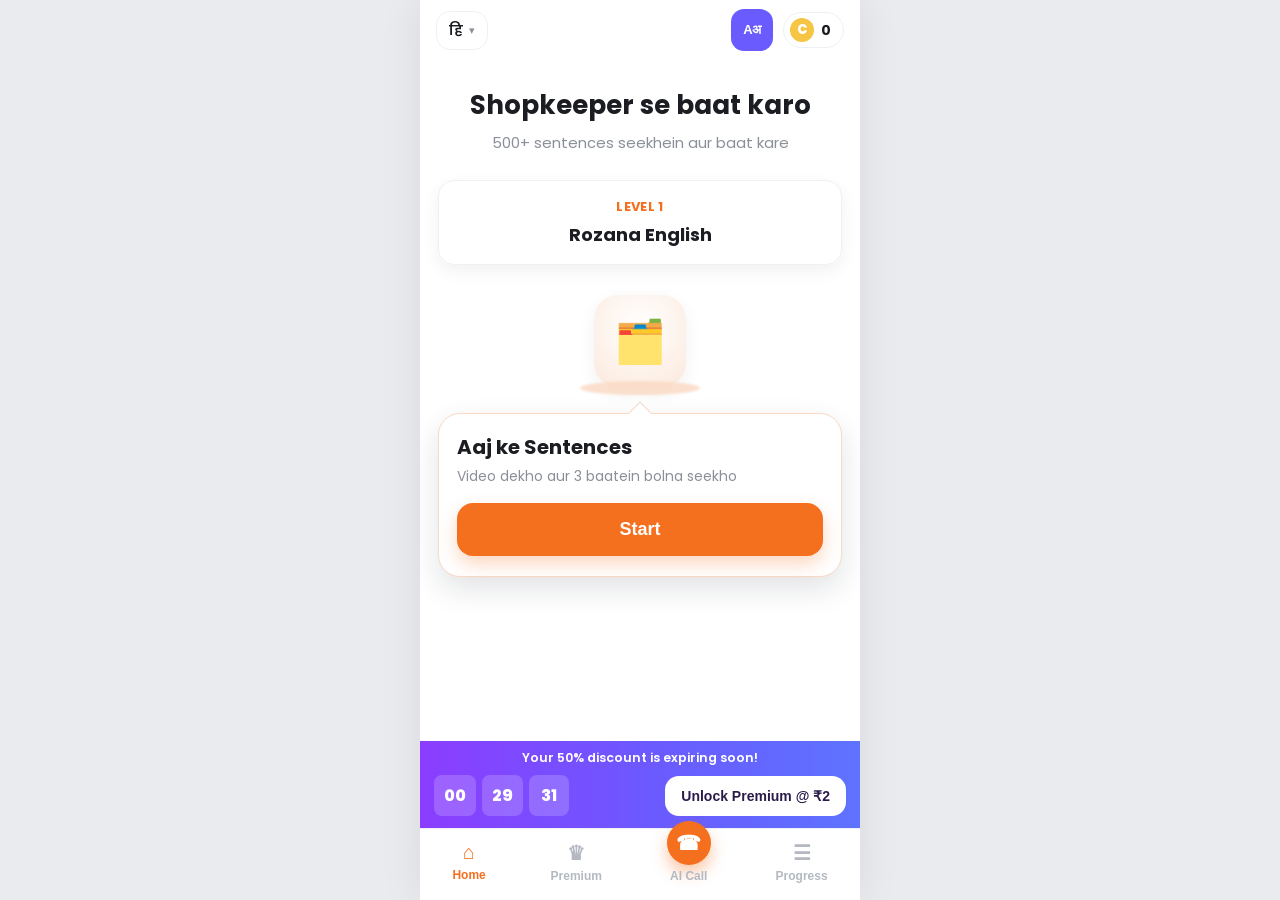
<file: index.html>
<!DOCTYPE html>
<html lang="en">
<head>
  <meta charset="UTF-8" />
  <title>SpeakX · Beginner Flow</title>
  <meta http-equiv="refresh" content="0; url=./speakx_beginner_flow/" />
  <link rel="canonical" href="./speakx_beginner_flow/" />
</head>
<body>
  <p>Redirecting to the app… <a href="./speakx_beginner_flow/">Open SpeakX Beginner Flow</a></p>
  <script>location.replace("./speakx_beginner_flow/");</script>
</body>
</html>
</file>
<file: speakx_beginner_flow/css/styles.css>
/* ============================================================
   SpeakX — Beginner Learning Flow
   Design tokens mirror the EXISTING app (do not change branding,
   colors, typography, spacing, card/button styling, nav, etc.)
   ============================================================ */

:root {
  /* Brand */
  --primary: #F4701E;          /* SpeakX orange (Start button, active nav) */
  --primary-strong: #E25E12;
  --primary-soft: #FFF1E8;     /* light orange surface */

  /* Surfaces */
  --bg: #FFFFFF;
  --bg-muted: #F6F7F9;         /* list background */
  --card: #FFFFFF;
  --border: #EEF0F3;
  --shadow-card: 0 6px 18px rgba(17, 24, 39, 0.06);
  --shadow-pop: 0 12px 30px rgba(17, 24, 39, 0.12);

  /* Text */
  --text: #1B1D22;
  --text-muted: #8A8F98;
  --text-faint: #B4B9C1;

  /* Accents reused from existing UI */
  --purple-grad: linear-gradient(90deg, #8B3DFF 0%, #6A5BFF 55%, #5E73FF 100%);
  --coin: #F6C544;
  --coin-soft: #FDF3D6;
  --chevron: var(--primary);

  /* Geometry / spacing system */
  --radius-sm: 12px;
  --radius: 16px;
  --radius-lg: 22px;
  --gap: 16px;
  --pad: 18px;

  --app-max: 440px;            /* phone width */
  --header-h: 60px;
  --nav-h: 72px;
}

* { box-sizing: border-box; -webkit-tap-highlight-color: transparent; }

html, body {
  margin: 0;
  height: 100%;
  background: #E9EBEF;
  font-family: "Poppins", system-ui, -apple-system, "Segoe UI", Roboto, sans-serif;
  color: var(--text);
}

/* Phone shell so the prototype reads like the real app on any screen */
.app {
  position: relative;
  width: 100%;
  max-width: var(--app-max);
  min-height: 100dvh;
  margin: 0 auto;
  background: var(--bg);
  display: flex;
  flex-direction: column;
  overflow: hidden;
  box-shadow: 0 0 40px rgba(0,0,0,0.08);
}

/* ---------- Generic header ---------- */
.appbar {
  height: var(--header-h);
  flex: 0 0 var(--header-h);
  display: flex;
  align-items: center;
  gap: 10px;
  padding: 0 16px;
  background: var(--bg);
}

.lang-pill {
  display: inline-flex; align-items: center; gap: 6px;
  padding: 8px 12px;
  border: 1px solid var(--border);
  border-radius: 14px;
  font-weight: 600; font-size: 14px;
  background: #fff;
}
.lang-pill .chev { color: var(--text-muted); font-size: 11px; }

.icon-btn {
  width: 40px; height: 40px;
  display: inline-flex; align-items: center; justify-content: center;
  border-radius: 12px;
  border: 1px solid var(--border);
  background: #fff;
  cursor: pointer;
}
.translate-pill {
  width: 42px; height: 42px;
  border-radius: 13px;
  display: inline-flex; align-items: center; justify-content: center;
  background: #6A5BFF; color: #fff; font-weight: 700; font-size: 13px;
  letter-spacing: -0.5px;
  border: none; cursor: pointer;
}
.coin-pill {
  display: inline-flex; align-items: center; gap: 7px;
  padding: 5px 12px 5px 6px;
  border-radius: 20px;
  border: 1px solid var(--border);
  background: #fff; font-weight: 700; font-size: 14px;
}
.coin-pill .coin {
  width: 24px; height: 24px; border-radius: 50%;
  background: var(--coin); color: #fff;
  display: inline-flex; align-items: center; justify-content: center;
  font-size: 13px; font-weight: 800;
}
.spacer { flex: 1; }

/* ---------- Scroll body ---------- */
.screen-body {
  flex: 1 1 auto;
  overflow-y: auto;
  -webkit-overflow-scrolling: touch;
}

/* ============================================================
   SCREEN 1 — HOME
   ============================================================ */
.home-hero { text-align: center; padding: 8px 24px 4px; }
.home-hero h1 { font-size: 26px; font-weight: 700; margin: 18px 0 6px; }
.home-hero p { color: var(--text-muted); font-size: 15px; margin: 0; }

.hero-cards-emoji { font-size: 56px; line-height: 1; margin-top: 6px; }

.level-box {
  margin: 22px 18px 0;
  border: 1px solid var(--border);
  border-radius: var(--radius);
  padding: 16px;
  text-align: center;
  box-shadow: var(--shadow-card);
}
.level-box .lvl { color: var(--primary); font-weight: 700; font-size: 13px; letter-spacing: .3px; }
.level-box .lvl-name { font-weight: 700; font-size: 18px; margin-top: 4px; }

/* Lesson node + popup card (mirrors existing "Vocabulary" popover) */
.lesson-node { margin-top: 30px; display: flex; flex-direction: column; align-items: center; }
.node-icon {
  width: 92px; height: 92px; border-radius: 24px;
  background: radial-gradient(circle at 50% 35%, #fff 0%, #FBE9DC 100%);
  display: flex; align-items: center; justify-content: center;
  font-size: 42px;
  box-shadow: var(--shadow-card);
}
.node-base {
  width: 120px; height: 14px; border-radius: 50%;
  background: #FAD9C2; margin-top: -6px; filter: blur(1px); opacity: .8;
}

.lesson-pop {
  position: relative;
  margin: 18px 18px 0;
  background: #fff;
  border: 1.5px solid #FAD9C2;
  border-radius: var(--radius-lg);
  padding: 18px 18px 20px;
  box-shadow: var(--shadow-pop);
}
.lesson-pop::before {
  content: "";
  position: absolute; top: -9px; left: 50%; transform: translateX(-50%) rotate(45deg);
  width: 16px; height: 16px; background: #fff;
  border-left: 1.5px solid #FAD9C2; border-top: 1.5px solid #FAD9C2;
}
.lesson-pop h3 { margin: 0; font-size: 20px; font-weight: 700; }
.lesson-pop .sub { margin: 4px 0 16px; color: var(--text-muted); font-size: 14px; }

.btn-start {
  position: relative;
  width: 100%;
  border: none;
  background: var(--primary);
  color: #fff;
  font-weight: 700; font-size: 18px;
  padding: 16px;
  border-radius: 16px;
  cursor: pointer;
  box-shadow: 0 8px 18px rgba(244,112,30,.28);
}
.btn-start:active { background: var(--primary-strong); transform: translateY(1px); }

.gift-pill {
  position: absolute; right: 10px; top: 50%; transform: translateY(-50%);
  display: inline-flex; align-items: center; gap: 6px;
  background: #2A1B4A; color: #fff;
  padding: 9px 14px; border-radius: 22px;
  font-size: 13px; font-weight: 600;
  pointer-events: none;
}

/* ============================================================
   SCREEN 2 — SITUATION LEARNING
   ============================================================ */
.lesson-appbar {
  height: var(--header-h); flex: 0 0 var(--header-h);
  display: flex; align-items: center; gap: 12px; padding: 0 14px;
}
.close-btn {
  width: 34px; height: 34px; border: none; background: transparent;
  font-size: 22px; cursor: pointer; color: var(--text); line-height: 1;
}
.progress-track {
  flex: 1; height: 8px; border-radius: 6px; background: #EDEFF2; overflow: hidden;
}
.progress-fill {
  height: 100%; width: 0%; border-radius: 6px;
  background: var(--primary); transition: width .35s ease;
}

/* Media (video placeholder area, ~38% screen height) */
.lesson-media {
  position: relative;
  margin: 6px 16px 0;
  height: 38vh; max-height: 360px; min-height: 220px;
  border-radius: var(--radius-lg);
  overflow: hidden;
  background: #11131A;
  box-shadow: var(--shadow-card);
}
.lesson-media video {
  width: 100%; height: 100%; object-fit: cover; display: block;
}
.media-badge {
  position: absolute; top: 12px; left: 12px;
  background: rgba(0,0,0,.55); color:#fff; backdrop-filter: blur(4px);
  font-size: 12px; font-weight: 600; padding: 6px 12px; border-radius: 20px;
}
.sound-toggle {
  position: absolute; bottom: 12px; right: 12px;
  width: 42px; height: 42px; border-radius: 50%;
  border: none; cursor: pointer;
  background: rgba(0,0,0,.55); color:#fff; backdrop-filter: blur(4px);
  font-size: 18px; display: inline-flex; align-items: center; justify-content: center;
}

/* Lesson context */
.lesson-section { padding: 18px 18px 4px; }
.lesson-section .eyebrow { color: var(--text-muted); font-size: 14px; font-weight: 600; margin: 0 0 8px; }
.context-line {
  display: flex; align-items: center; gap: 10px;
  font-size: 19px; font-weight: 700; color: var(--text); margin: 0;
}
.context-line .emoji { font-size: 24px; }

/* Progress label */
.progress-row {
  display: flex; align-items: center; justify-content: space-between;
  padding: 18px 18px 10px;
}
.progress-row .label { font-weight: 700; font-size: 15px; }
.progress-row .count { color: var(--primary); font-weight: 700; font-size: 15px; }

/* Task list */
.task-list { padding: 0 16px 24px; background: var(--bg-muted); margin-top: 4px; padding-top: 14px; }
.task-card {
  display: flex; align-items: center; gap: 14px;
  background: #fff; border: 1px solid var(--border);
  border-radius: var(--radius); padding: 16px;
  margin-bottom: 14px; cursor: pointer;
  box-shadow: var(--shadow-card);
  transition: transform .12s ease, box-shadow .12s ease;
}
.task-card:active { transform: scale(.99); }
.task-card.done { background: #FBFCFE; }
.task-icon {
  width: 48px; height: 48px; flex: 0 0 48px;
  border-radius: 14px; background: var(--primary-soft);
  display: inline-flex; align-items: center; justify-content: center;
  font-size: 24px;
}
.task-title { flex: 1; font-size: 16.5px; font-weight: 600; color: var(--text); }
.task-right { display: inline-flex; align-items: center; }
.task-check {
  width: 24px; height: 24px; border-radius: 50%;
  background: var(--primary); color:#fff;
  display: none; align-items: center; justify-content: center; font-size: 14px;
}
.task-card.done .task-check { display: inline-flex; }
.task-card.done .chevron { display: none; }
.chevron { color: var(--chevron); font-size: 22px; font-weight: 700; line-height: 1; }

/* ============================================================
   PREMIUM BANNER (existing component — unchanged styling)
   ============================================================ */
.premium-banner {
  background: var(--purple-grad);
  color: #fff;
  padding: 8px 14px 12px;
}
.premium-banner .pb-top { text-align: center; font-size: 12.5px; font-weight: 600; margin-bottom: 8px; }
.premium-banner .pb-row { display: flex; align-items: center; justify-content: space-between; gap: 12px; }
.timer { display: flex; gap: 6px; }
.timer .seg {
  background: rgba(255,255,255,.18); border-radius: 8px;
  padding: 8px 10px; font-weight: 800; font-size: 16px; min-width: 40px; text-align: center;
}
.unlock-btn {
  background: #fff; color: #2A1B4A; border: none;
  font-weight: 700; font-size: 14px; padding: 12px 16px; border-radius: 14px; cursor: pointer;
}

/* ============================================================
   BOTTOM NAV (existing component — unchanged)
   ============================================================ */
.bottom-nav {
  flex: 0 0 var(--nav-h); height: var(--nav-h);
  display: flex; align-items: center; justify-content: space-around;
  border-top: 1px solid var(--border); background: #fff;
  padding-bottom: 6px;
}
.nav-item {
  display: flex; flex-direction: column; align-items: center; gap: 4px;
  color: var(--text-faint); font-size: 12px; font-weight: 600;
  border: none; background: none; cursor: pointer;
}
.nav-item.active { color: var(--primary); }
.nav-item .nav-ico { font-size: 20px; }
.nav-item.call .nav-ico {
  width: 44px; height: 44px; margin-top: -20px;
  background: var(--primary); color: #fff; border-radius: 50%;
  display: inline-flex; align-items: center; justify-content: center;
  box-shadow: 0 8px 16px rgba(244,112,30,.4);
}

/* Toast / placeholder feedback for task tap */
.toast {
  position: fixed; left: 50%; bottom: calc(var(--nav-h) + 20px);
  transform: translateX(-50%) translateY(20px);
  background: #1B1D22; color: #fff; padding: 12px 18px; border-radius: 14px;
  font-size: 14px; font-weight: 600; opacity: 0; pointer-events: none;
  transition: opacity .25s ease, transform .25s ease; z-index: 50;
  max-width: 86%; text-align: center;
}
.toast.show { opacity: 1; transform: translateX(-50%) translateY(0); }

.hidden { display: none !important; }

/* ============================================================
   LESSON FLOW (Listen / Speak / Arrange / Fill Blank / Real Life)
   Reuses existing tokens; mirrors the reference screenshots.
   ============================================================ */
.lesson-body { flex: 1 1 auto; overflow-y: auto; display: flex; flex-direction: column; }
.lesson-body .grow { flex: 1; }

/* faint background watermark like the reference screens */
.lesson-body::before {
  content: ""; position: absolute; inset: 90px 0 0; z-index: 0;
  background: radial-gradient(circle at 50% 22%, rgba(244,112,30,.05), transparent 60%);
  pointer-events: none;
}
.lesson-body > * { position: relative; z-index: 1; }

/* Audio buttons */
.audio-btn {
  width: 54px; height: 54px; border-radius: 50%; border: none; cursor: pointer;
  background: #EEF1F4; color: #6B7280; font-size: 22px;
  display: inline-flex; align-items: center; justify-content: center; flex: 0 0 auto;
}
.audio-btn.primary { background: var(--primary); color: #fff; box-shadow: 0 8px 18px rgba(244,112,30,.32); }
.audio-btn.center { margin: 22px auto 0; display: flex; }
.audio-btn.playing { animation: a-pulse 0.9s ease infinite; }
@keyframes a-pulse { 0%,100% { transform: scale(1); } 50% { transform: scale(1.09); } }
/* Temporary attention glow — cues the user to tap Listen at the video's call-to-action */
.audio-btn.glow { animation: a-glow 1s ease-in-out infinite; }
@keyframes a-glow {
  0%,100% { box-shadow: 0 0 0 0 rgba(244,112,30,.55); transform: scale(1); }
  50%     { box-shadow: 0 0 0 12px rgba(244,112,30,0); transform: scale(1.08); }
}

/* Photo (kirana / shopkeeper) */
.lesson-photo {
  margin: 10px 16px 0; border-radius: var(--radius-lg); overflow: hidden;
  height: 30vh; max-height: 270px; min-height: 160px; background: #11131A; box-shadow: var(--shadow-card);
}
.lesson-photo img, .lesson-photo video { width: 100%; height: 100%; object-fit: cover; display: block; }
.lesson-photo.avatar { height: auto; min-height: 0; width: 130px; margin: 8px auto 0; border-radius: 50%; aspect-ratio: 1; }

/* Sentence card */
.sentence-card {
  margin: 20px 18px 0; background: #fff; border: 1.5px solid var(--border);
  border-radius: var(--radius-lg); padding: 22px 20px; text-align: center; box-shadow: var(--shadow-card);
}
.sentence-card.active { border-color: var(--primary); }
.sentence-card.correct { border-color: #37B24D; background: #F2FBF4; }
.sentence-card .en { font-size: 23px; font-weight: 700; color: var(--text); }
.sentence-card.correct .en { color: #2B8A3E; }
.sentence-card .divider { border-top: 1px dashed #D5DAE0; margin: 14px 26px; }
.sentence-card .hi { font-size: 16px; color: var(--text-muted); }
.listen-line { display: flex; align-items: center; justify-content: center; gap: 10px; margin-top: 18px; }
.listen-line .lbl { font-weight: 700; color: var(--primary); }

/* Speak controls */
.speak-label { text-align: center; margin-top: 8px; }
.speak-tooltip {
  display: inline-block; background: var(--primary-soft); color: var(--text); font-weight: 700;
  padding: 8px 16px; border-radius: 14px; position: relative;
}
.speak-tooltip::after {
  content: ""; position: absolute; left: 50%; bottom: -7px; transform: translateX(-50%) rotate(45deg);
  width: 14px; height: 14px; background: var(--primary-soft);
}
.mic-row { display: flex; align-items: center; justify-content: center; gap: 26px; padding: 14px 0 22px; }
.mic-btn {
  width: 84px; height: 84px; border-radius: 50%; border: none; cursor: pointer;
  background: var(--primary); color: #fff; font-size: 30px;
  display: inline-flex; align-items: center; justify-content: center;
  box-shadow: 0 0 0 8px rgba(244,112,30,.16), 0 10px 22px rgba(244,112,30,.4);
}
.mic-btn.listening { animation: mic-pulse 0.9s ease infinite; }
@keyframes mic-pulse {
  0%,100% { box-shadow: 0 0 0 6px rgba(244,112,30,.22), 0 10px 22px rgba(244,112,30,.4); }
  50%     { box-shadow: 0 0 0 20px rgba(244,112,30,.06), 0 10px 22px rgba(244,112,30,.4); }
}
.side-btn {
  min-width: 48px; height: 48px; padding: 0 16px; border-radius: 14px; border: 1px solid var(--border);
  background: #fff; cursor: pointer; font-size: 17px; font-weight: 600; color: var(--text);
  display: inline-flex; align-items: center; justify-content: center;
}

/* Instruction heading */
.lesson-instruction { padding: 16px 18px 0; }
.lesson-instruction h2 { font-size: 20px; font-weight: 700; margin: 0; }

/* Arrange words */
.answer-slots {
  min-height: 56px; margin: 18px 16px 0; border-bottom: 2px solid var(--border);
  display: flex; flex-wrap: wrap; gap: 10px; padding-bottom: 12px;
}
.answer-slots.correct { border-color: #37B24D; }
.answer-slots.wrong { border-color: #E03131; }
.chips-bank { display: flex; flex-wrap: wrap; gap: 12px; justify-content: center; padding: 26px 16px 0; }
.chip {
  background: #fff; border: 1px solid var(--border); border-radius: 14px; padding: 12px 18px;
  font-size: 16px; font-weight: 600; cursor: pointer; box-shadow: 0 2px 0 rgba(17,24,39,.06); user-select: none;
}
.chip.used { opacity: .32; pointer-events: none; }
.chip.in-answer { background: var(--primary-soft); border-color: #F6C9A8; }

/* MCQ options */
.options { padding: 8px 18px 0; display: flex; flex-direction: column; gap: 14px; }
.option-card {
  border: 1.5px solid var(--border); border-radius: 16px; padding: 18px; text-align: center;
  font-size: 18px; font-weight: 700; background: #fff; cursor: pointer; box-shadow: var(--shadow-card); color: var(--text);
}
.option-card.correct { border-color: #37B24D; background: #F2FBF4; color: #2B8A3E; }
.option-card.wrong { border-color: #E03131; background: #FFF5F5; color: #C92A2A; }
.option-card.locked { pointer-events: none; }

/* Real-life conversation */
.convo-card {
  margin: 18px 18px 0; background: #fff; border: 1px solid var(--border); border-radius: var(--radius-lg);
  padding: 18px; box-shadow: var(--shadow-card);
}
.convo-line { display: flex; gap: 10px; align-items: center; font-size: 17px; font-weight: 600; }
.convo-q { margin: 20px 18px 0; font-size: 18px; font-weight: 700; text-align: center; }
.answer-btn {
  margin: 18px; width: calc(100% - 36px); border: 2px solid var(--primary); background: var(--primary-soft);
  color: var(--text); font-size: 18px; font-weight: 700; padding: 18px; border-radius: 16px; cursor: pointer;
}
.answer-btn.correct { border-color: #37B24D; background: #F2FBF4; color: #2B8A3E; }

/* Footer / continue */
.lesson-footer { padding: 16px 18px calc(16px + env(safe-area-inset-bottom)); }
.btn-continue {
  width: 100%; border: none; border-radius: 16px; padding: 17px; font-size: 18px; font-weight: 700;
  color: #fff; cursor: pointer; background: var(--primary); box-shadow: 0 8px 18px rgba(244,112,30,.3);
}
.btn-continue:disabled { opacity: .4; cursor: default; box-shadow: none; }
.btn-continue.green { background: #37B24D; box-shadow: 0 8px 18px rgba(55,178,77,.3); }

/* Success panel */
.success-panel {
  position: sticky; bottom: 0; z-index: 5;
  background: #fff; border-top: 1px solid #E7F5EC;
  padding: 16px 18px calc(16px + env(safe-area-inset-bottom)); box-shadow: 0 -8px 24px rgba(0,0,0,.06);
}
/* keep the orange Continue (Listen step) pinned too */
.lesson-footer { position: sticky; bottom: 0; background: #fff; z-index: 5; }
.success-panel .head { display: flex; align-items: center; gap: 10px; font-size: 19px; font-weight: 800; color: #2B8A3E; margin-bottom: 12px; }
.success-panel .check { width: 26px; height: 26px; border-radius: 50%; background: #37B24D; color: #fff; display: inline-flex; align-items: center; justify-content: center; font-size: 15px; }

/* Lesson complete */
.complete-screen { display: flex; flex-direction: column; height: 100%; text-align: center; padding: 0 24px; }
.complete-body { flex: 1; display: flex; flex-direction: column; align-items: center; justify-content: center; }
.complete-emoji { font-size: 84px; line-height: 1; }
.complete-screen h1 { font-size: 26px; font-weight: 800; margin: 14px 0 6px; }
.complete-screen .msg { color: var(--text-muted); font-size: 15px; margin: 0 6px; }
.learned-pill {
  margin-top: 20px; background: #F2FBF4; border: 1px solid #C3E6CB; color: #2B8A3E; font-weight: 700;
  padding: 12px 18px; border-radius: 14px; display: inline-flex; gap: 8px; align-items: center;
}

/* Home: completed + locked next card */
.done-badge {
  position: absolute; top: -12px; right: 16px; background: #37B24D; color: #fff;
  font-size: 12px; font-weight: 700; padding: 6px 12px; border-radius: 20px; display: inline-flex; gap: 6px; align-items: center;
}
.btn-start.locked { background: #C9CED6; box-shadow: none; cursor: pointer; }

/* Placeholder media (no video uploaded yet) */
.lesson-media.placeholder, .lesson-photo.placeholder {
  background: linear-gradient(135deg, #FFF1E8 0%, #F3EEFF 100%);
  display: flex; align-items: center; justify-content: center;
}
.lesson-media.placeholder .ph-inner, .lesson-photo.placeholder .ph-inner {
  text-align: center; color: var(--text-muted);
}
.ph-emoji { font-size: 40px; }
.ph-sub { font-size: 13px; font-weight: 600; margin-top: 4px; }
.lesson-photo.placeholder { min-height: 150px; }

/* Emoji avatar (speak step without a real image) */
.lesson-photo.emoji-avatar {
  background: var(--primary-soft); display: flex; align-items: center; justify-content: center;
}
.lesson-photo.emoji-avatar span { font-size: 56px; }

/* Context chip (Listen step "when to say it") */
.chip-row { display: flex; justify-content: center; margin-top: 16px; }
.context-chip {
  background: var(--primary-soft); color: var(--primary-strong); font-weight: 700;
  padding: 8px 16px; border-radius: 20px; font-size: 14px; border: 1px solid #F6C9A8;
}

/* Context subtitle on the task-list screen */
.context-sub { margin: 6px 0 0; color: var(--text-muted); font-size: 15px; }

/* MCQ helper line */
.mcq-helper { padding: 6px 18px 4px; margin: 0; color: var(--text-muted); font-size: 16px; }

/* Confetti celebration */
.celebrate { position: absolute; inset: 0; pointer-events: none; overflow: hidden; z-index: 40; }
.confetti { position: absolute; top: -24px; width: 9px; height: 14px; border-radius: 2px; animation: fall linear forwards; }
@keyframes fall { to { transform: translateY(115vh) rotate(560deg); opacity: .85; } }
</file>
